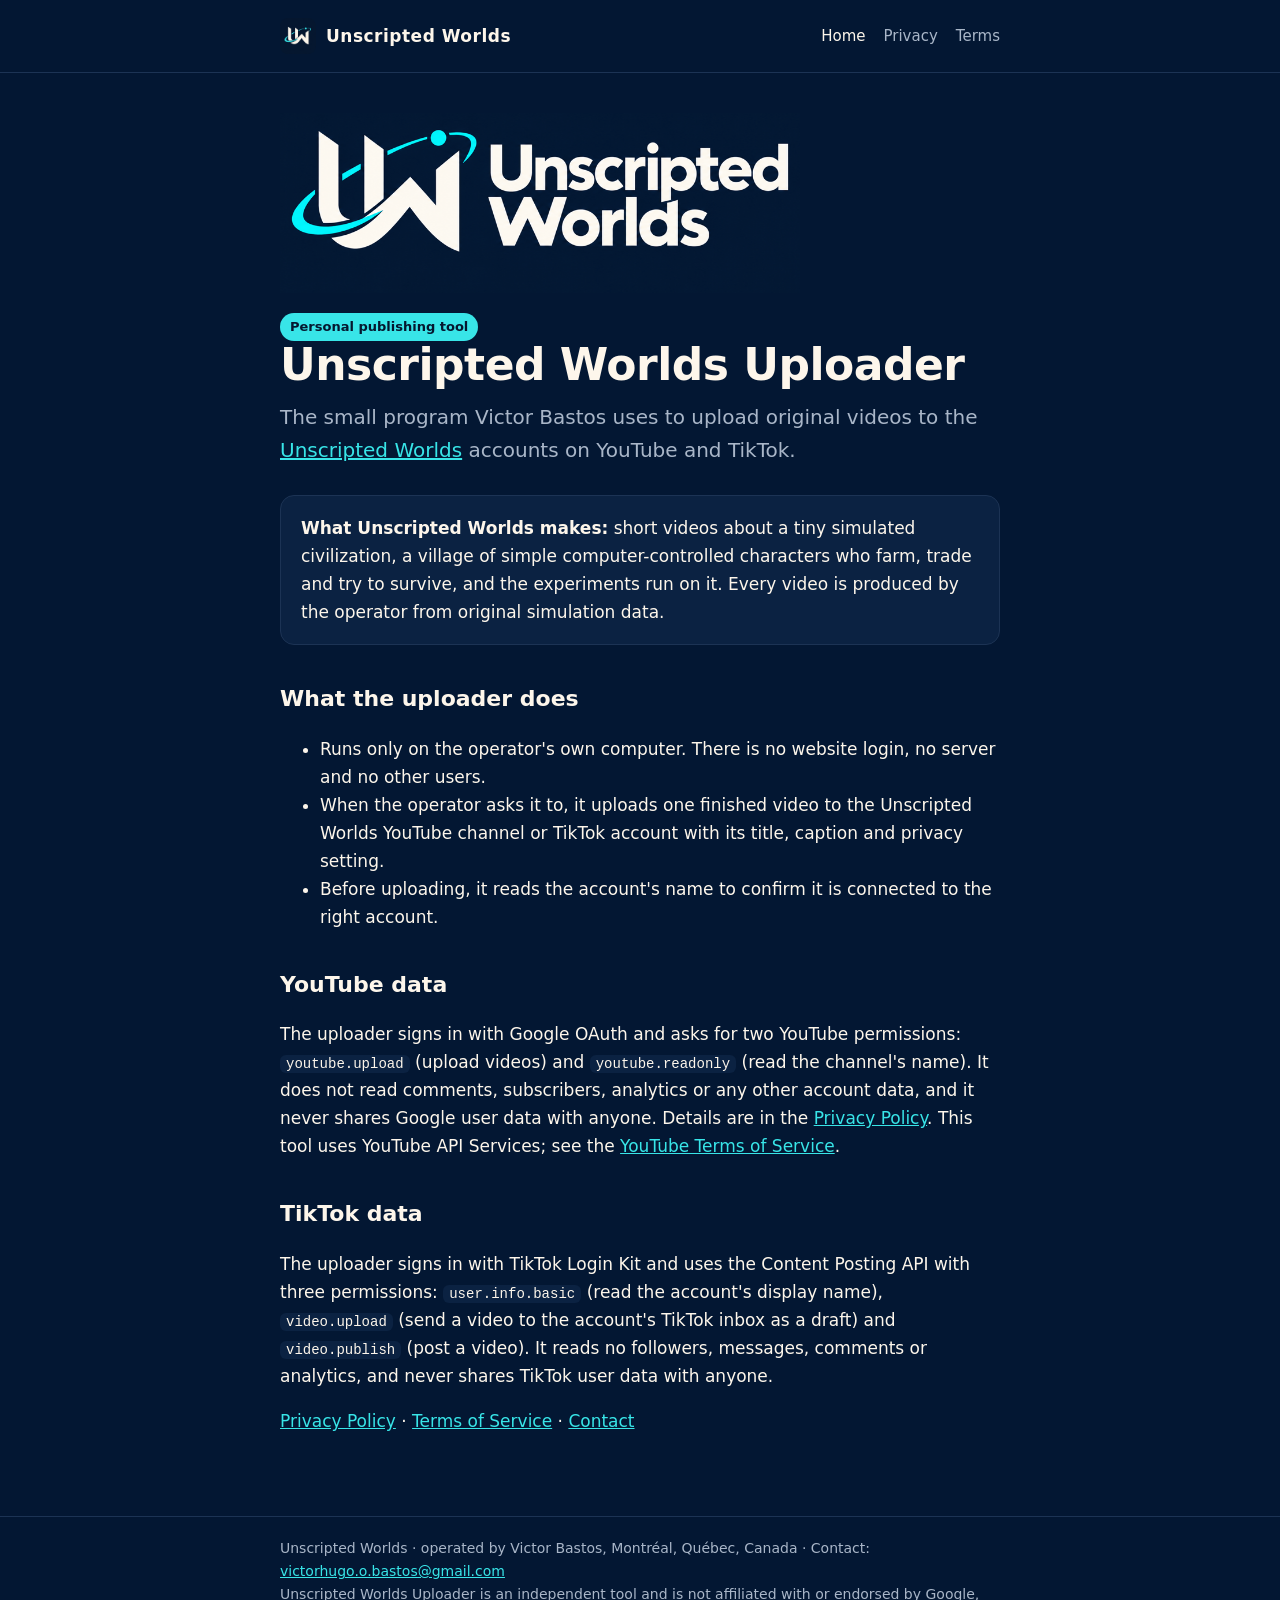
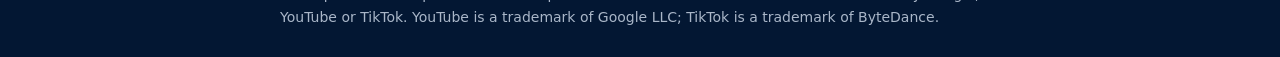
<file: index.html>
<!doctype html>
<html lang="en">
<head>
<meta charset="utf-8"><meta name="viewport" content="width=device-width, initial-scale=1">
<title>Unscripted Worlds Uploader</title>
<meta name="description" content="Unscripted Worlds Uploader: the personal tool used to upload videos to the Unscripted Worlds YouTube channel.">
<link rel="icon" href="/favicon.png" type="image/png"><link rel="apple-touch-icon" href="/apple-touch-icon.png"><meta name="theme-color" content="#031733"><link rel="stylesheet" href="/style.css">
</head>
<body>
<header><div class="wrap"><a class="mark" href="/"><img src="/logo-192.png" alt="" width="36" height="36">Unscripted Worlds</a>
<nav><a href="/" aria-current="page">Home</a><a href="/privacy.html">Privacy</a><a href="/terms.html">Terms</a></nav></div></header>
<main><div class="wrap">
<img class="hero-logo" src="/logo-full.png" alt="Unscripted Worlds" width="900" height="312">
<span class="pill">Personal publishing tool</span>
<h1>Unscripted Worlds Uploader</h1>
<p class="lede">The small program Victor Bastos uses to upload original videos to the <a href="https://www.youtube.com/@Unscripted.Worldss">Unscripted Worlds</a> accounts on YouTube and TikTok.</p>

<div class="card"><strong>What Unscripted Worlds makes:</strong> short videos about a tiny simulated civilization, a village of simple
computer-controlled characters who farm, trade and try to survive, and the experiments run on it. Every video is produced by the
operator from original simulation data.</div>

<h2>What the uploader does</h2>
<ul>
<li>Runs only on the operator's own computer. There is no website login, no server and no other users.</li>
<li>When the operator asks it to, it uploads one finished video to the Unscripted Worlds YouTube channel or TikTok account with its title, caption and privacy setting.</li>
<li>Before uploading, it reads the account's name to confirm it is connected to the right account.</li>
</ul>

<h2>YouTube data</h2>
<p>The uploader signs in with Google OAuth and asks for two YouTube permissions: <code>youtube.upload</code> (upload videos) and
<code>youtube.readonly</code> (read the channel's name). It does not read comments, subscribers, analytics or any other account data,
and it never shares Google user data with anyone. Details are in the <a href="/privacy.html">Privacy Policy</a>.
This tool uses YouTube API Services; see the <a href="https://www.youtube.com/t/terms">YouTube Terms of Service</a>.</p>

<h2>TikTok data</h2>
<p>The uploader signs in with TikTok Login Kit and uses the Content Posting API with three permissions: <code>user.info.basic</code>
(read the account's display name), <code>video.upload</code> (send a video to the account's TikTok inbox as a draft) and <code>video.publish</code>
(post a video). It reads no followers, messages, comments or analytics, and never shares TikTok user data with anyone.</p>

<p><a href="/privacy.html">Privacy Policy</a> · <a href="/terms.html">Terms of Service</a> · <a href="mailto:victorhugo.o.bastos@gmail.com">Contact</a></p>

</div></main>
<footer><div class="wrap">Unscripted Worlds · operated by Victor Bastos, Montréal, Québec, Canada · Contact: <a href="mailto:victorhugo.o.bastos@gmail.com">victorhugo.o.bastos@gmail.com</a><br>
Unscripted Worlds Uploader is an independent tool and is not affiliated with or endorsed by Google, YouTube or TikTok. YouTube is a trademark of Google LLC; TikTok is a trademark of ByteDance.</div></footer>
</body>
</html>
</file>
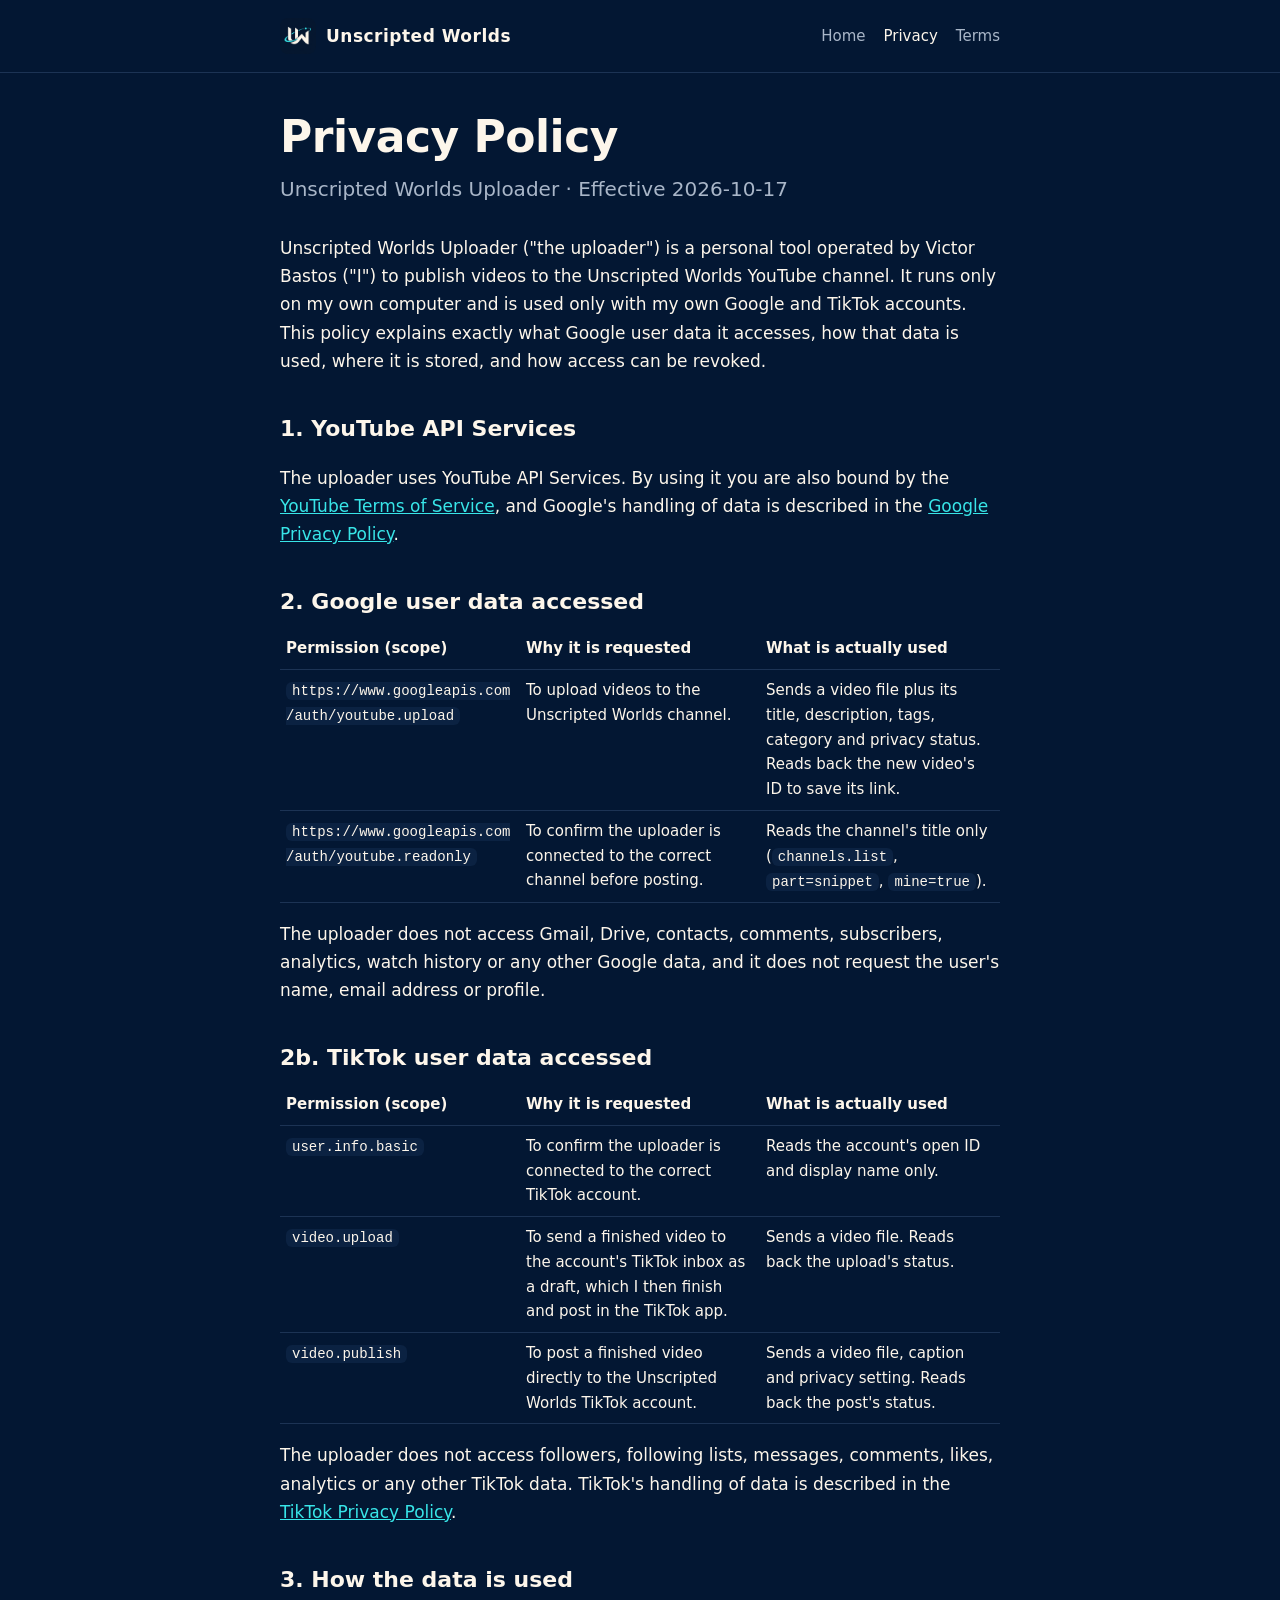
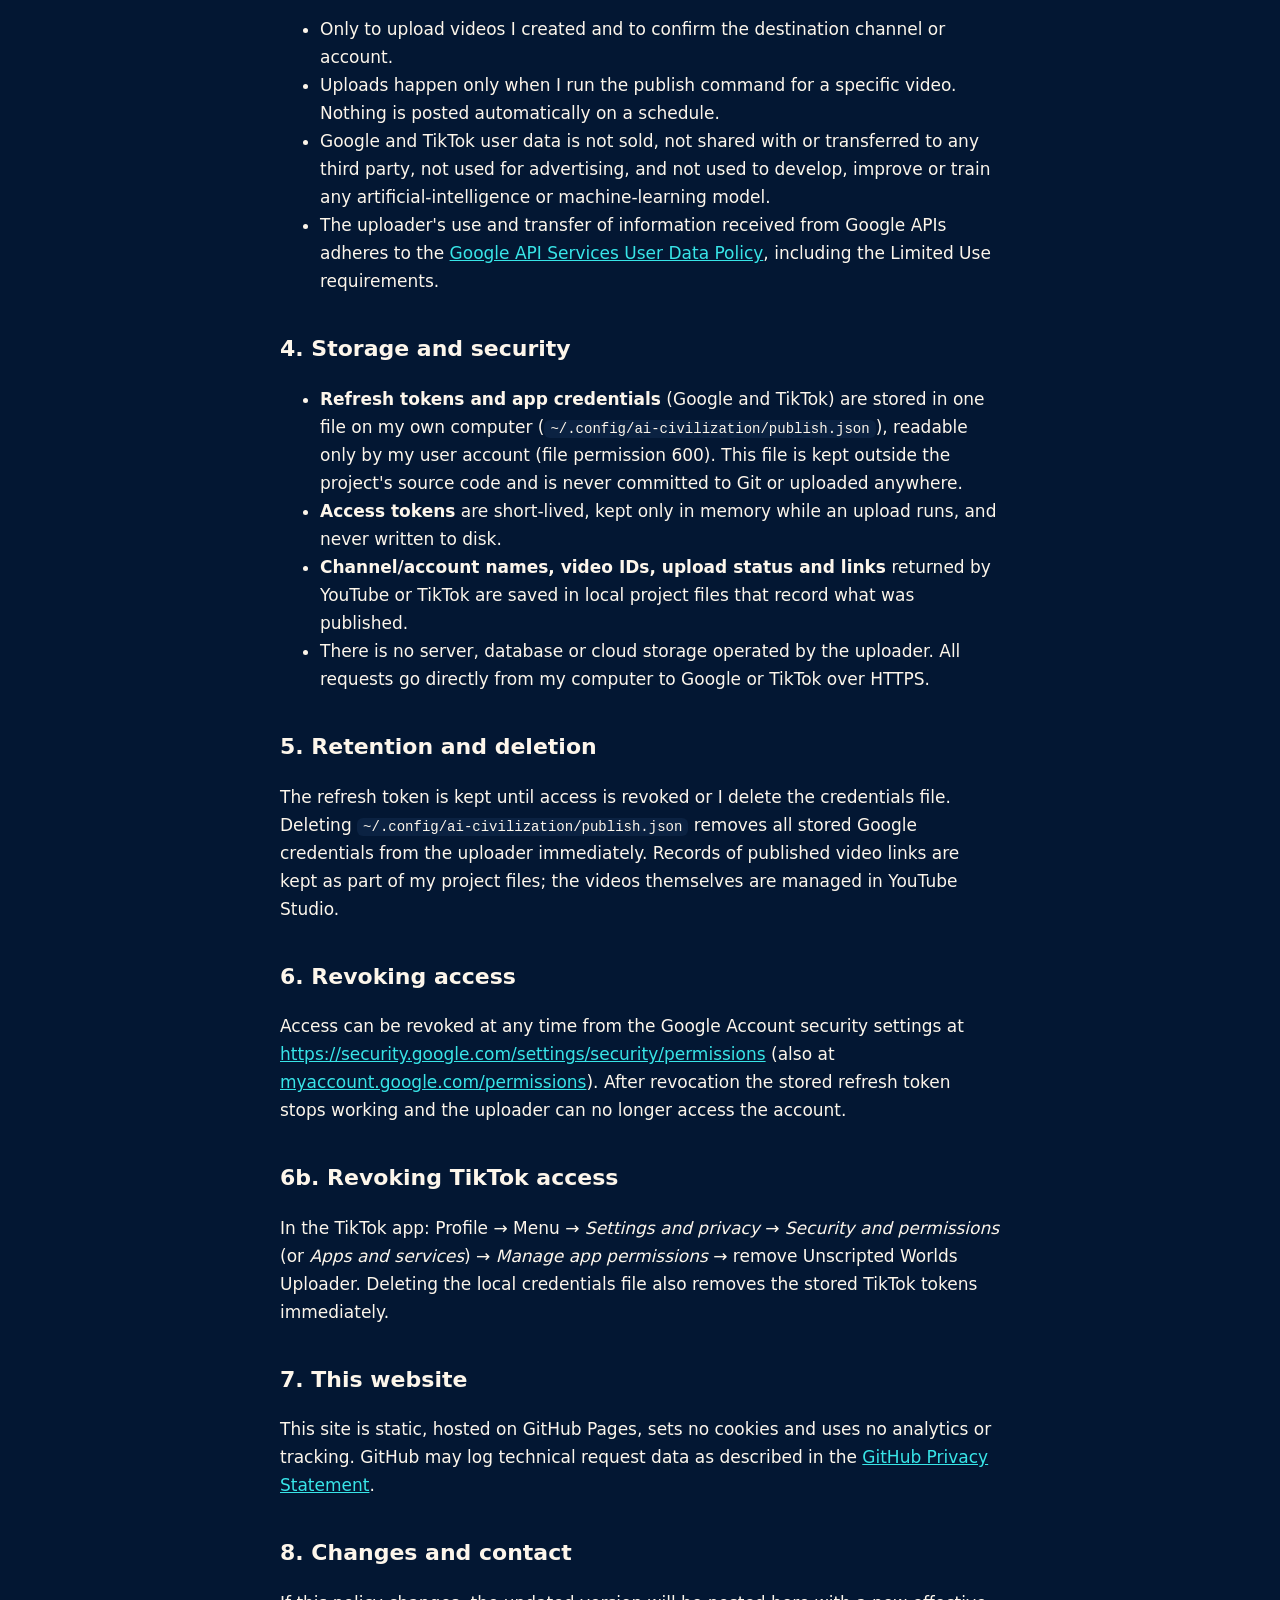
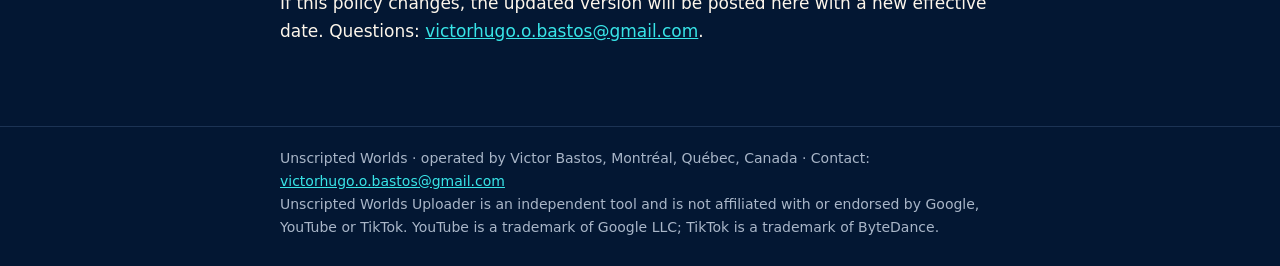
<file: privacy.html>
<!doctype html>
<html lang="en">
<head>
<meta charset="utf-8"><meta name="viewport" content="width=device-width, initial-scale=1">
<title>Privacy Policy · Unscripted Worlds Uploader</title>
<meta name="description" content="How Unscripted Worlds Uploader accesses, uses, stores and lets you revoke Google user data.">
<link rel="icon" href="/favicon.png" type="image/png"><link rel="apple-touch-icon" href="/apple-touch-icon.png"><meta name="theme-color" content="#031733"><link rel="stylesheet" href="/style.css">
</head>
<body>
<header><div class="wrap"><a class="mark" href="/"><img src="/logo-192.png" alt="" width="36" height="36">Unscripted Worlds</a>
<nav><a href="/">Home</a><a href="/privacy.html" aria-current="page">Privacy</a><a href="/terms.html">Terms</a></nav></div></header>
<main><div class="wrap">
<h1>Privacy Policy</h1>
<p class="lede">Unscripted Worlds Uploader · Effective 2026-10-17</p>

<p>Unscripted Worlds Uploader ("the uploader") is a personal tool operated by Victor Bastos ("I") to publish videos to the Unscripted Worlds YouTube channel.
It runs only on my own computer and is used only with my own Google and TikTok accounts. This policy explains exactly what Google user data it
accesses, how that data is used, where it is stored, and how access can be revoked.</p>

<h2>1. YouTube API Services</h2>
<p>The uploader uses YouTube API Services. By using it you are also bound by the <a href="https://www.youtube.com/t/terms">YouTube Terms of Service</a>,
and Google's handling of data is described in the <a href="https://policies.google.com/privacy">Google Privacy Policy</a>.</p>

<h2>2. Google user data accessed</h2>
<table>
<tr><th>Permission (scope)</th><th>Why it is requested</th><th>What is actually used</th></tr>
<tr><td><code>https://www.googleapis.com/auth/youtube.upload</code></td><td>To upload videos to the Unscripted Worlds channel.</td><td>Sends a video file plus its title, description, tags, category and privacy status. Reads back the new video's ID to save its link.</td></tr>
<tr><td><code>https://www.googleapis.com/auth/youtube.readonly</code></td><td>To confirm the uploader is connected to the correct channel before posting.</td><td>Reads the channel's title only (<code>channels.list</code>, <code>part=snippet</code>, <code>mine=true</code>).</td></tr>
</table>
<p>The uploader does not access Gmail, Drive, contacts, comments, subscribers, analytics, watch history or any other Google data, and it
does not request the user's name, email address or profile.</p>

<h2>2b. TikTok user data accessed</h2>
<table>
<tr><th>Permission (scope)</th><th>Why it is requested</th><th>What is actually used</th></tr>
<tr><td><code>user.info.basic</code></td><td>To confirm the uploader is connected to the correct TikTok account.</td><td>Reads the account's open ID and display name only.</td></tr>
<tr><td><code>video.upload</code></td><td>To send a finished video to the account's TikTok inbox as a draft, which I then finish and post in the TikTok app.</td><td>Sends a video file. Reads back the upload's status.</td></tr>
<tr><td><code>video.publish</code></td><td>To post a finished video directly to the Unscripted Worlds TikTok account.</td><td>Sends a video file, caption and privacy setting. Reads back the post's status.</td></tr>
</table>
<p>The uploader does not access followers, following lists, messages, comments, likes, analytics or any other TikTok data.
TikTok's handling of data is described in the <a href="https://www.tiktok.com/legal/privacy-policy">TikTok Privacy Policy</a>.</p>

<h2>3. How the data is used</h2>
<ul>
<li>Only to upload videos I created and to confirm the destination channel or account.</li>
<li>Uploads happen only when I run the publish command for a specific video. Nothing is posted automatically on a schedule.</li>
<li>Google and TikTok user data is not sold, not shared with or transferred to any third party, not used for advertising, and not used to develop, improve or train any artificial-intelligence or machine-learning model.</li>
<li>The uploader's use and transfer of information received from Google APIs adheres to the <a href="https://developers.google.com/terms/api-services-user-data-policy">Google API Services User Data Policy</a>, including the Limited Use requirements.</li>
</ul>

<h2>4. Storage and security</h2>
<ul>
<li><strong>Refresh tokens and app credentials</strong> (Google and TikTok) are stored in one file on my own computer
(<code>~/.config/ai-civilization/publish.json</code>), readable only by my user account (file permission 600). This file is kept outside the
project's source code and is never committed to Git or uploaded anywhere.</li>
<li><strong>Access tokens</strong> are short-lived, kept only in memory while an upload runs, and never written to disk.</li>
<li><strong>Channel/account names, video IDs, upload status and links</strong> returned by YouTube or TikTok are saved in local project files that record what was published.</li>
<li>There is no server, database or cloud storage operated by the uploader. All requests go directly from my computer to Google or TikTok over HTTPS.</li>
</ul>

<h2>5. Retention and deletion</h2>
<p>The refresh token is kept until access is revoked or I delete the credentials file. Deleting
<code>~/.config/ai-civilization/publish.json</code> removes all stored Google credentials from the uploader immediately. Records of
published video links are kept as part of my project files; the videos themselves are managed in YouTube Studio.</p>

<h2>6. Revoking access</h2>
<p>Access can be revoked at any time from the Google Account security settings at
<a href="https://security.google.com/settings/security/permissions">https://security.google.com/settings/security/permissions</a>
(also at <a href="https://myaccount.google.com/permissions">myaccount.google.com/permissions</a>). After revocation the stored refresh token
stops working and the uploader can no longer access the account.</p>

<h2>6b. Revoking TikTok access</h2>
<p>In the TikTok app: Profile → Menu → <em>Settings and privacy</em> → <em>Security and permissions</em> (or <em>Apps and services</em>) →
<em>Manage app permissions</em> → remove Unscripted Worlds Uploader. Deleting the local credentials file also removes the stored TikTok tokens immediately.</p>

<h2>7. This website</h2>
<p>This site is static, hosted on GitHub Pages, sets no cookies and uses no analytics or tracking. GitHub may log technical request data as
described in the <a href="https://docs.github.com/en/site-policy/privacy-policies/github-general-privacy-statement">GitHub Privacy Statement</a>.</p>

<h2>8. Changes and contact</h2>
<p>If this policy changes, the updated version will be posted here with a new effective date. Questions: <a href="mailto:victorhugo.o.bastos@gmail.com">victorhugo.o.bastos@gmail.com</a>.</p>

</div></main>
<footer><div class="wrap">Unscripted Worlds · operated by Victor Bastos, Montréal, Québec, Canada · Contact: <a href="mailto:victorhugo.o.bastos@gmail.com">victorhugo.o.bastos@gmail.com</a><br>
Unscripted Worlds Uploader is an independent tool and is not affiliated with or endorsed by Google, YouTube or TikTok. YouTube is a trademark of Google LLC; TikTok is a trademark of ByteDance.</div></footer>
</body>
</html>
</file>
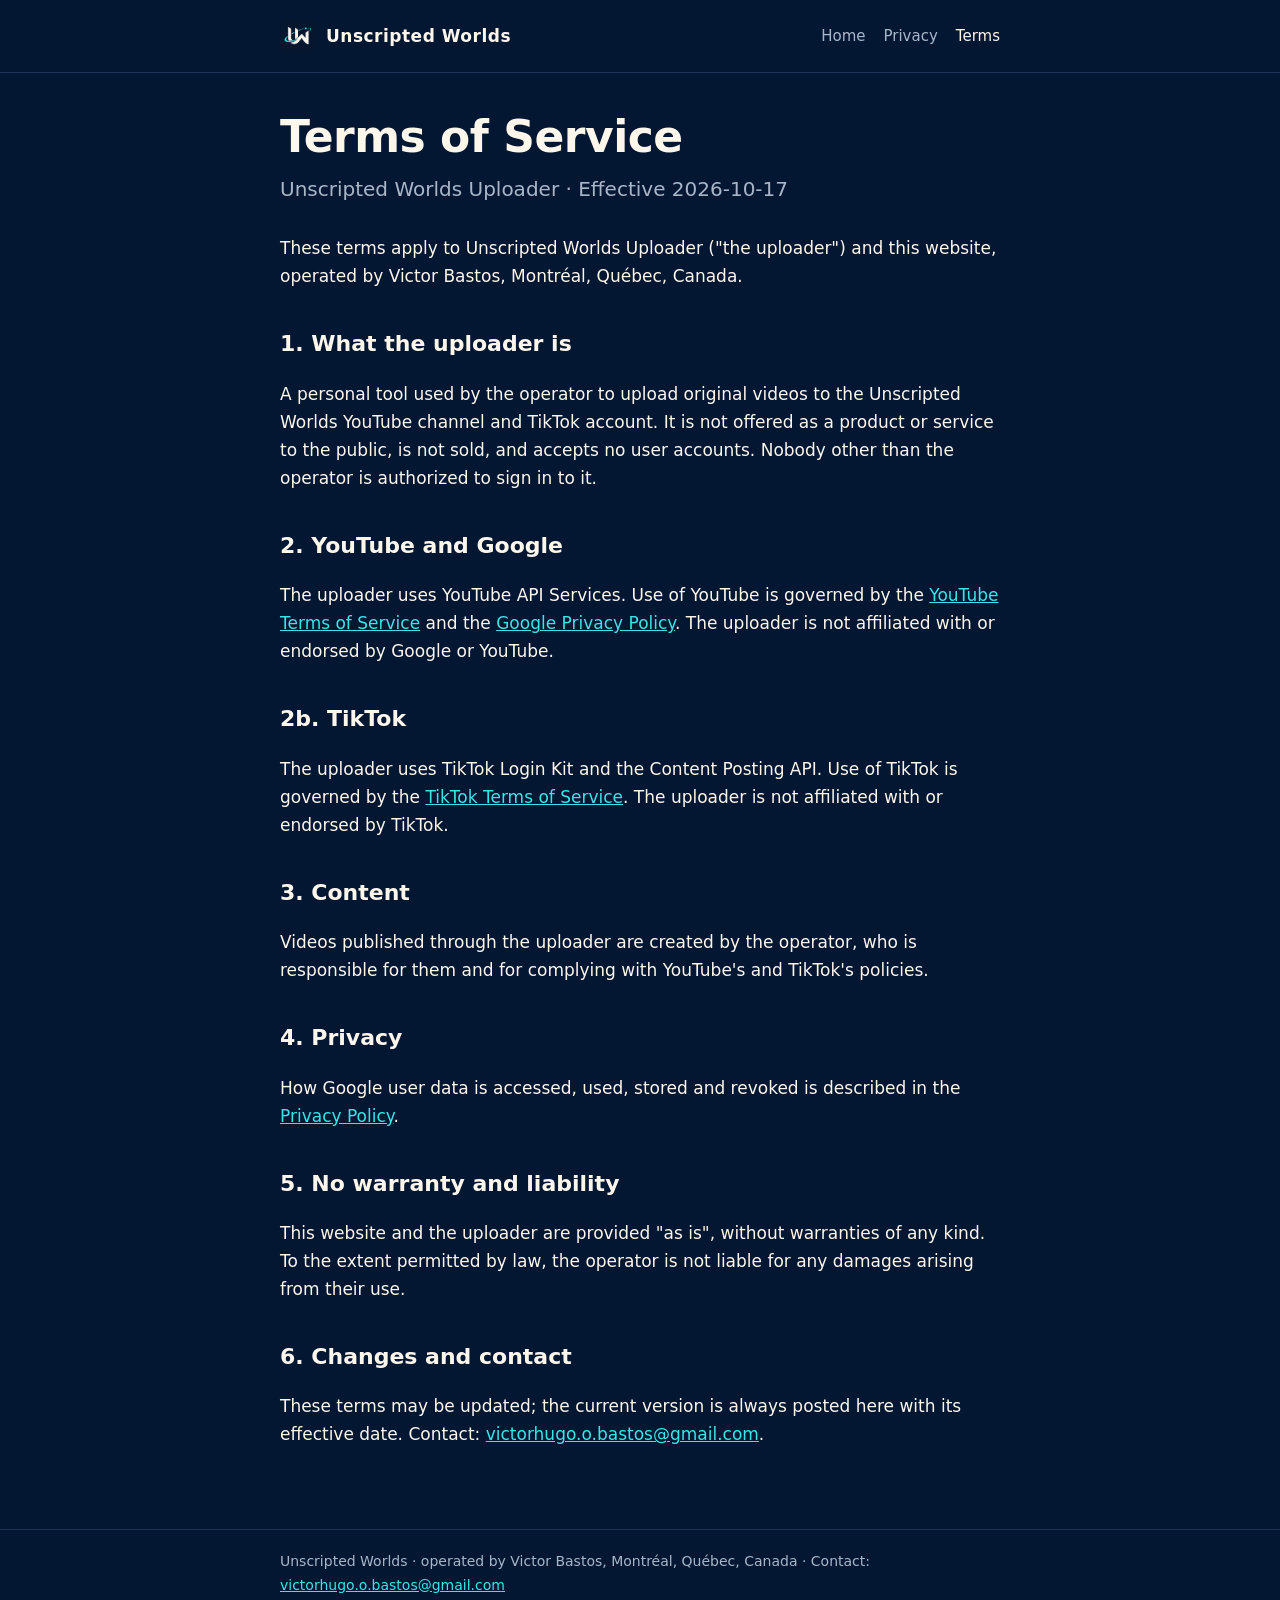
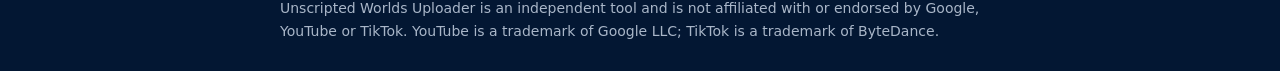
<file: terms.html>
<!doctype html>
<html lang="en">
<head>
<meta charset="utf-8"><meta name="viewport" content="width=device-width, initial-scale=1">
<title>Terms of Service · Unscripted Worlds Uploader</title>
<meta name="description" content="Terms of Service for Unscripted Worlds Uploader.">
<link rel="icon" href="/favicon.png" type="image/png"><link rel="apple-touch-icon" href="/apple-touch-icon.png"><meta name="theme-color" content="#031733"><link rel="stylesheet" href="/style.css">
</head>
<body>
<header><div class="wrap"><a class="mark" href="/"><img src="/logo-192.png" alt="" width="36" height="36">Unscripted Worlds</a>
<nav><a href="/">Home</a><a href="/privacy.html">Privacy</a><a href="/terms.html" aria-current="page">Terms</a></nav></div></header>
<main><div class="wrap">
<h1>Terms of Service</h1>
<p class="lede">Unscripted Worlds Uploader · Effective 2026-10-17</p>

<p>These terms apply to Unscripted Worlds Uploader ("the uploader") and this website, operated by Victor Bastos, Montréal, Québec, Canada.</p>

<h2>1. What the uploader is</h2>
<p>A personal tool used by the operator to upload original videos to the Unscripted Worlds YouTube channel and TikTok account. It is not offered as a product or
service to the public, is not sold, and accepts no user accounts. Nobody other than the operator is authorized to sign in to it.</p>

<h2>2. YouTube and Google</h2>
<p>The uploader uses YouTube API Services. Use of YouTube is governed by the <a href="https://www.youtube.com/t/terms">YouTube Terms of Service</a>
and the <a href="https://policies.google.com/privacy">Google Privacy Policy</a>. The uploader is not affiliated with or endorsed by Google or YouTube.</p>

<h2>2b. TikTok</h2>
<p>The uploader uses TikTok Login Kit and the Content Posting API. Use of TikTok is governed by the
<a href="https://www.tiktok.com/legal/terms-of-service">TikTok Terms of Service</a>. The uploader is not affiliated with or endorsed by TikTok.</p>

<h2>3. Content</h2>
<p>Videos published through the uploader are created by the operator, who is responsible for them and for complying with YouTube's and TikTok's policies.</p>

<h2>4. Privacy</h2>
<p>How Google user data is accessed, used, stored and revoked is described in the <a href="/privacy.html">Privacy Policy</a>.</p>

<h2>5. No warranty and liability</h2>
<p>This website and the uploader are provided "as is", without warranties of any kind. To the extent permitted by law, the operator is not
liable for any damages arising from their use.</p>

<h2>6. Changes and contact</h2>
<p>These terms may be updated; the current version is always posted here with its effective date. Contact: <a href="mailto:victorhugo.o.bastos@gmail.com">victorhugo.o.bastos@gmail.com</a>.</p>

</div></main>
<footer><div class="wrap">Unscripted Worlds · operated by Victor Bastos, Montréal, Québec, Canada · Contact: <a href="mailto:victorhugo.o.bastos@gmail.com">victorhugo.o.bastos@gmail.com</a><br>
Unscripted Worlds Uploader is an independent tool and is not affiliated with or endorsed by Google, YouTube or TikTok. YouTube is a trademark of Google LLC; TikTok is a trademark of ByteDance.</div></footer>
</body>
</html>
</file>
<file: style.css>
:root { color-scheme: dark; --ink:#031733; --ink2:#0b2242; --paper:#fdf6eb; --muted:#a9b6c8; --gold:#38e5e8; --accent:#8ff4f6; --line:#1c3354; }
* { box-sizing: border-box; }
html, body { margin: 0; background: var(--ink); color: var(--paper); font: 17px/1.65 Inter, system-ui, -apple-system, "Segoe UI", sans-serif; }
a { color: var(--gold); overflow-wrap: anywhere; } a:hover { color: var(--accent); }
.wrap { max-width: 760px; margin: 0 auto; padding: 0 20px; }
header { border-bottom: 1px solid var(--line); }
header .wrap { display: flex; align-items: center; gap: 14px; padding-top: 18px; padding-bottom: 18px; flex-wrap: wrap; }
.mark { display: flex; align-items: center; gap: 10px; text-decoration: none; color: var(--paper); font-weight: 800; letter-spacing: .5px; }
.mark img { width: 36px; height: 36px; }
nav { margin-left: auto; display: flex; gap: 18px; font-size: 15px; }
nav a { color: var(--muted); text-decoration: none; } nav a:hover, nav a[aria-current] { color: var(--paper); }
main { padding: 40px 0 64px; }
h1 { font-size: clamp(30px, 6vw, 44px); line-height: 1.1; margin: 0 0 12px; letter-spacing: -.5px; }
h2 { font-size: 22px; margin: 36px 0 8px; }
.lede { font-size: 20px; color: var(--muted); margin: 0 0 28px; }
.card { background: var(--ink2); border: 1px solid var(--line); border-radius: 14px; padding: 18px 20px; margin: 16px 0; }
.pill { display: inline-block; font-size: 13px; font-weight: 700; background: #38e5e8; color: #05172f; padding: 3px 10px; border-radius: 999px; }
table { width: 100%; table-layout: fixed; border-collapse: collapse; font-size: 15px; } td, th { text-align: left; padding: 8px 6px; border-bottom: 1px solid var(--line); vertical-align: top; }
footer { border-top: 1px solid var(--line); color: var(--muted); font-size: 14px; } footer .wrap { padding-top: 20px; padding-bottom: 28px; }
code { overflow-wrap: anywhere; word-break: break-word; font-size: 14px; background: var(--ink2); padding: 1px 6px; border-radius: 6px; }
.hero-logo { width: 100%; max-width: 520px; height: auto; display: block; margin: 0 0 18px; }
.mark img { border-radius: 8px; }
</file>
